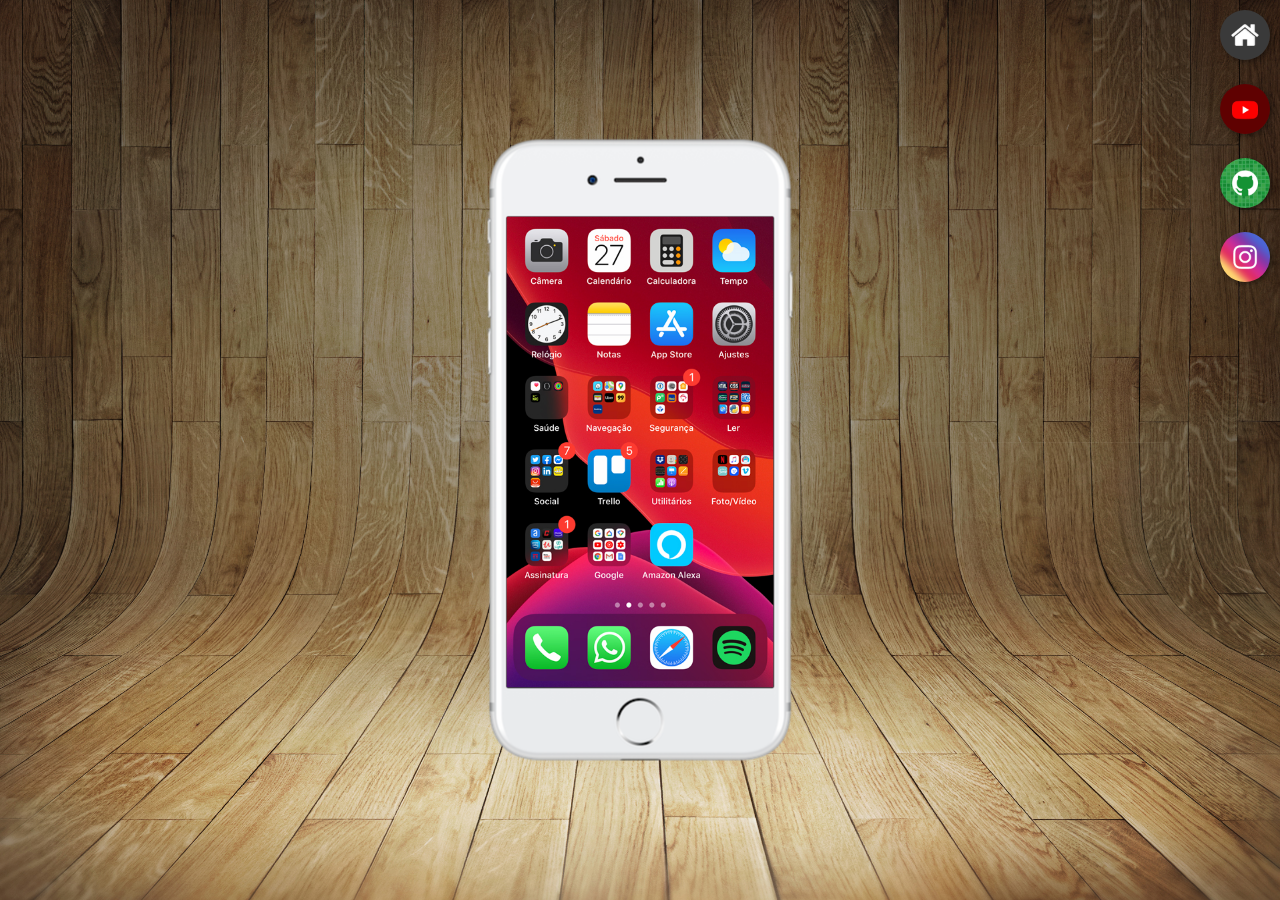
<file: index.html>
<!DOCTYPE html>
<html lang="pt-br">
<head>
    <meta charset="UTF-8">
    <meta name="viewport" content="width=device-width, initial-scale=1.0">
    <link rel="stylesheet" href="estilos/style.css">
    <title>Projeto Social</title>
    
</head>
<body>
    <main>
        <section id="telefone">
            <iframe src="home.html" name="tela" frameborder="0" id="tela">
                Seu Navegador não é compativel com isso.
            </iframe>
        </section>
        <section id="redes-sociais">
            <a href="home.html" target="tela"><img src="imagens/logo-home.jpg" alt="Home"></a> <br>
            <a href="youtube.html" target="tela"><img src="imagens/logo-youtube.jpg" alt=""></a> <br>
            <a href="github.html" target="tela"><img src="imagens/logo-github.jpg" alt=""></a> <br>
            <a href="instragram.html" target="tela"><img src="imagens/logo-instagram.jpg" alt=""></a> <br>
        </section>
    </main>
</body>
</html>
</file>
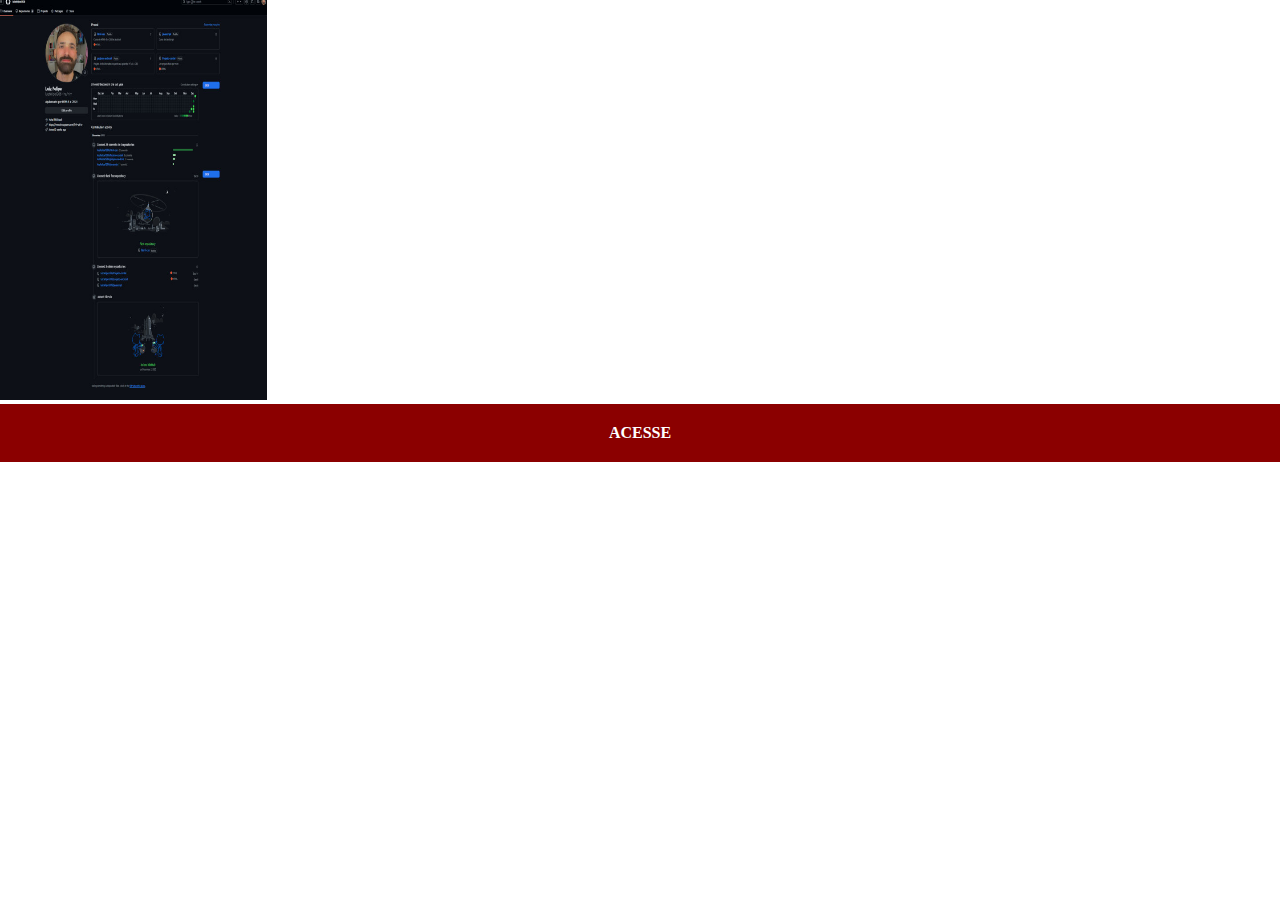
<file: github.html>
<!DOCTYPE html>
<html lang="pt-br">
<head>
    <meta charset="UTF-8">
    <meta name="viewport" content="width=device-width, initial-scale=1.0">
    <title>Git Hub</title>
    <style>
   *{
    margin: 0px;
    padding: 0px;
   }     
::-webkit-scrollbar{
    width: 0px;
    height: 0px;
}
img{
    width: 100vw;
}
a{
    display: block;
    background-color: darkred;
    color: white;
    padding: 20px;
    text-align: center;
    font-weight: bolder;
    text-decoration: none;
}
a:hover{
    background-color: red;
}
img{
    position: relative;
    width: 267px;
    height: 400px;
}
    </style>
</head>
<body>
    <img src="imagens/Screenshot_1.jpg" alt="Git Hub">
    <a href="https://github.com/luizfelipe1206" target="_blank">ACESSE</a>
</body>
</html>
</file>
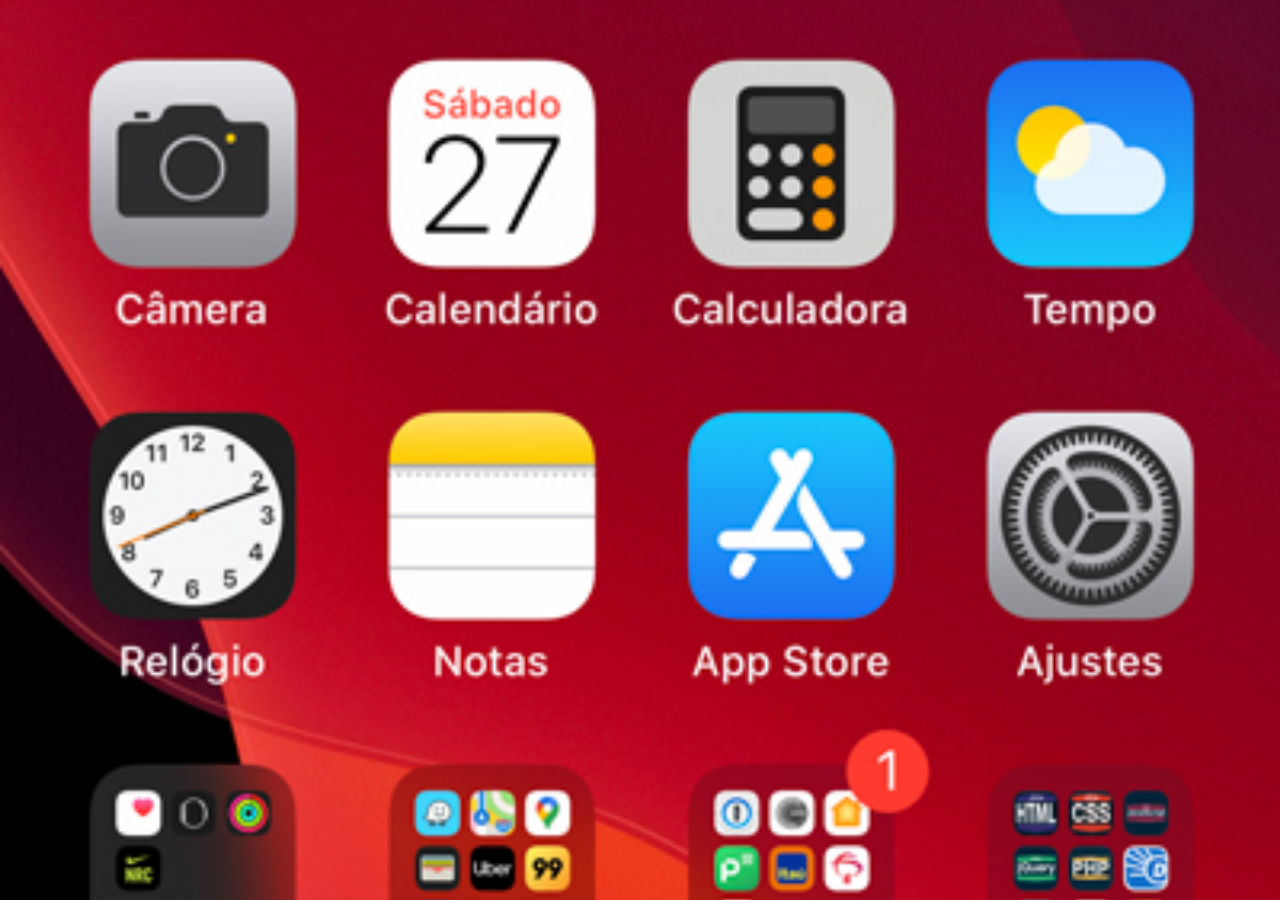
<file: home.html>
<!DOCTYPE html>
<html lang="pt-br">
<head>
    <meta charset="UTF-8">
    <meta name="viewport" content="width=device-width, initial-scale=1.0">
    <title>Home</title>
</head>
<style>
    *{
        margin: 0px;
        padding: 0px;
    }
    body{
        width: 100vw;
        height: 100vh;
        background: url(imagens/tela-home.jpg) no-repeat top center;
        background-size: cover;
    }
</style>



<body>
    
</body>
</html>
</file>
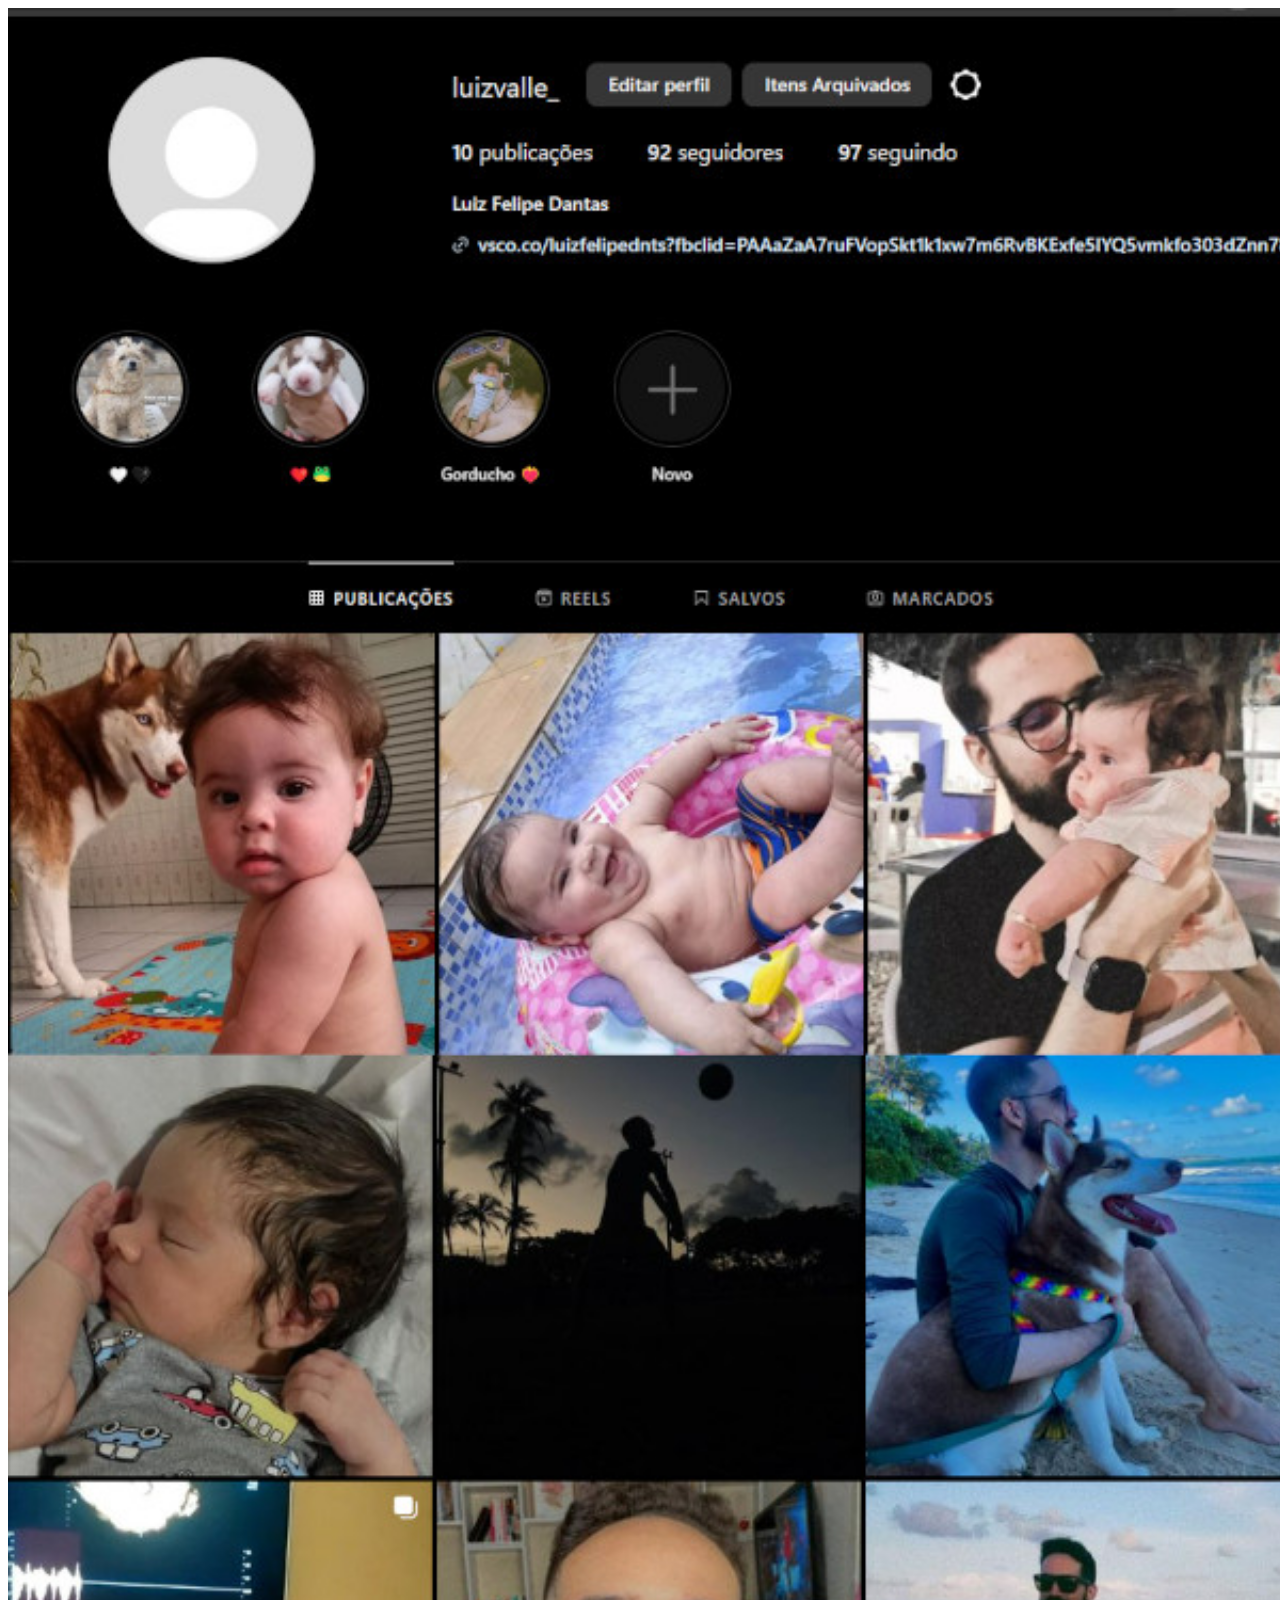
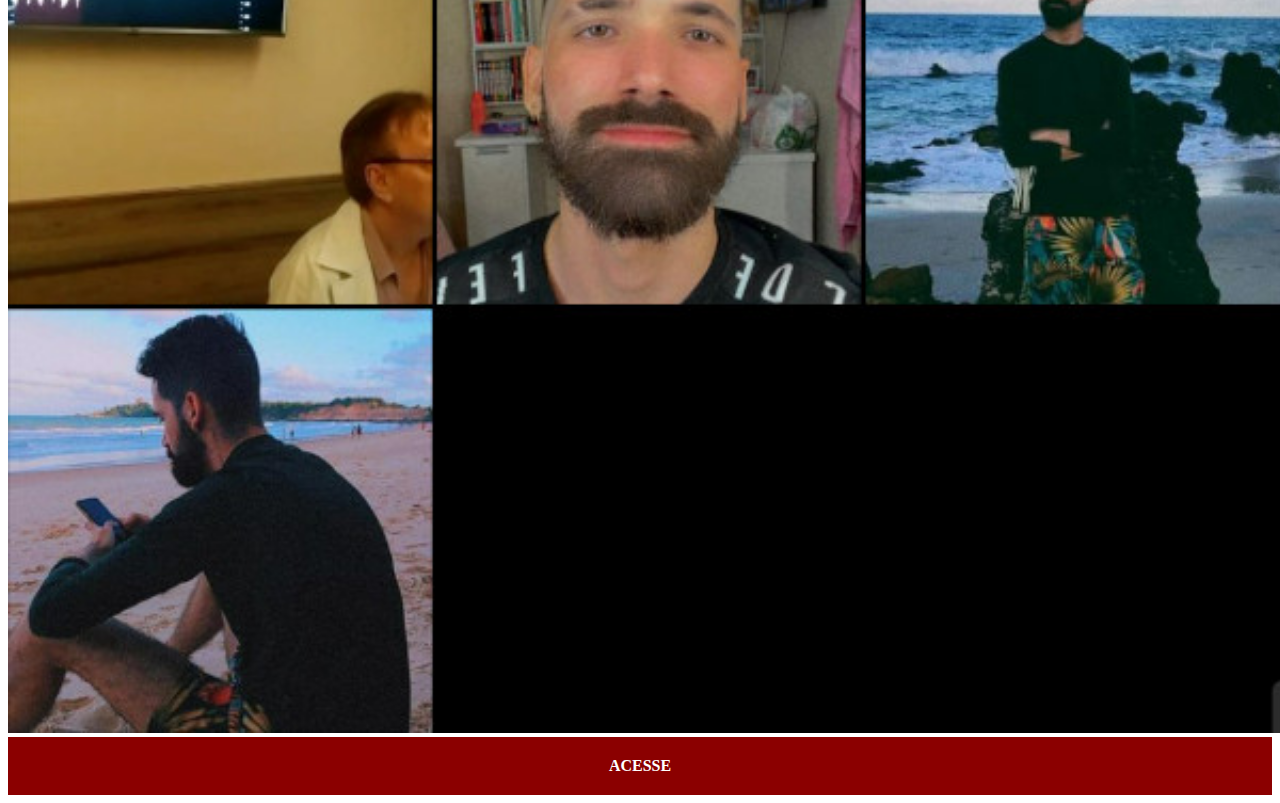
<file: instragram.html>
<!DOCTYPE html>
<html lang="pt-br">
<head>
    <meta charset="UTF-8">
    <meta name="viewport" content="width=device-width, initial-scale=1.0">
    <link rel="stylesheet" href="estilos/social.css">
    <title>Instragram</title>
</head>
<body>
    <img src="imagens/tela insta.jpg" alt="Instragram">
    <a href="https://www.instagram.com/luizvalle_/?hl=pt-br" target="_blank">ACESSE</a>
</body>
</html>
</file>
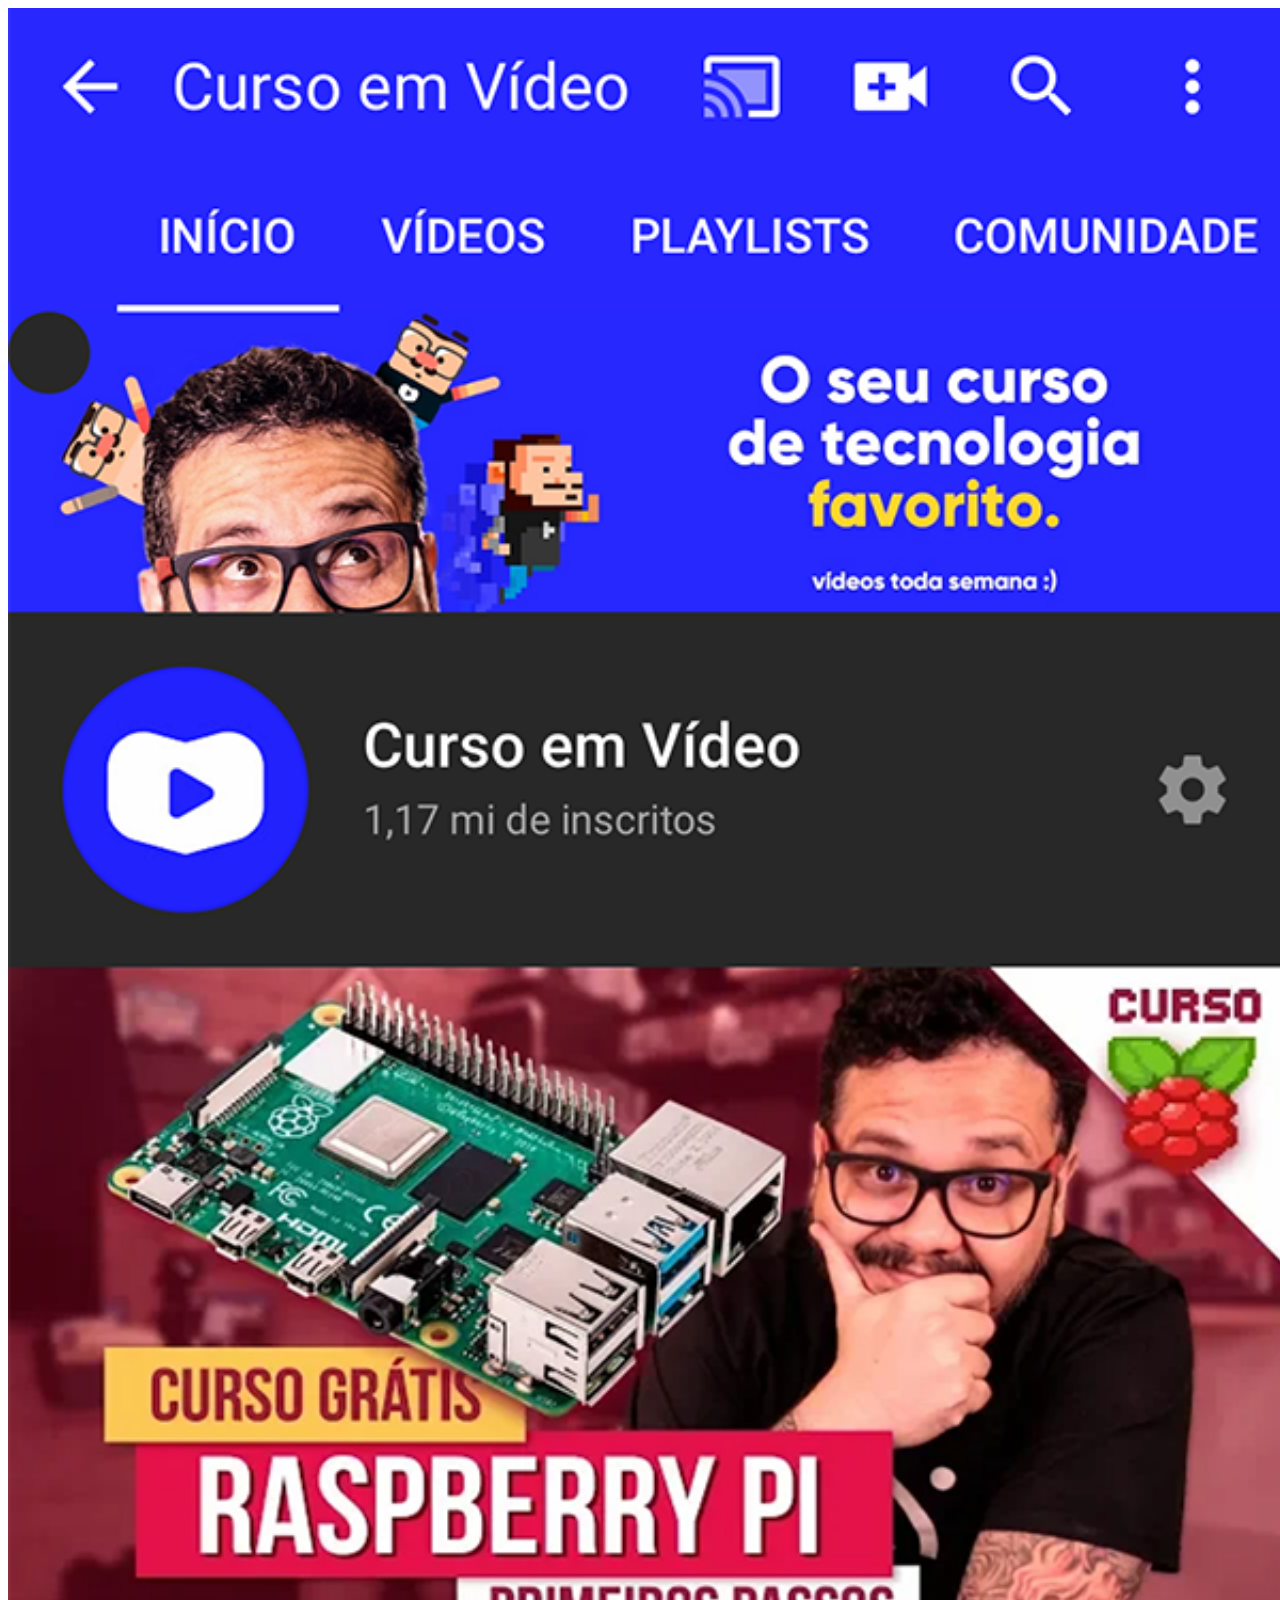
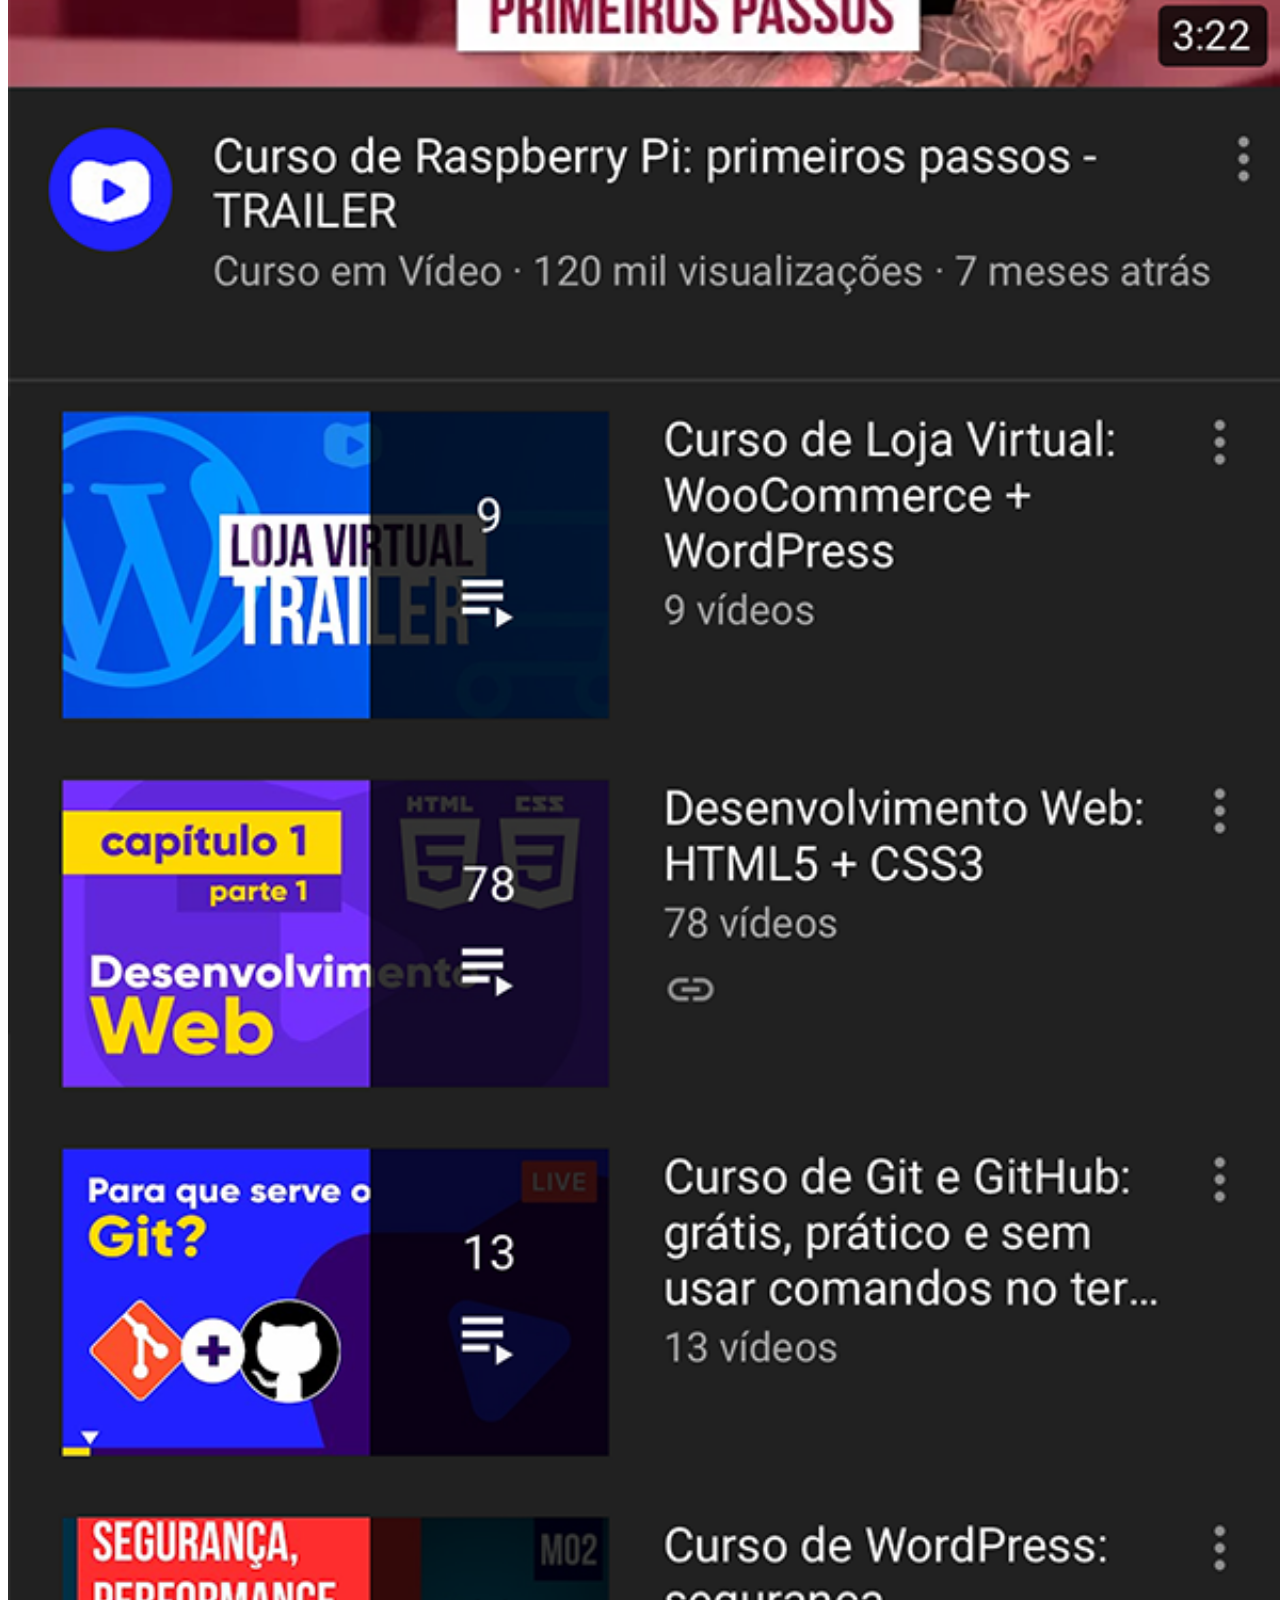
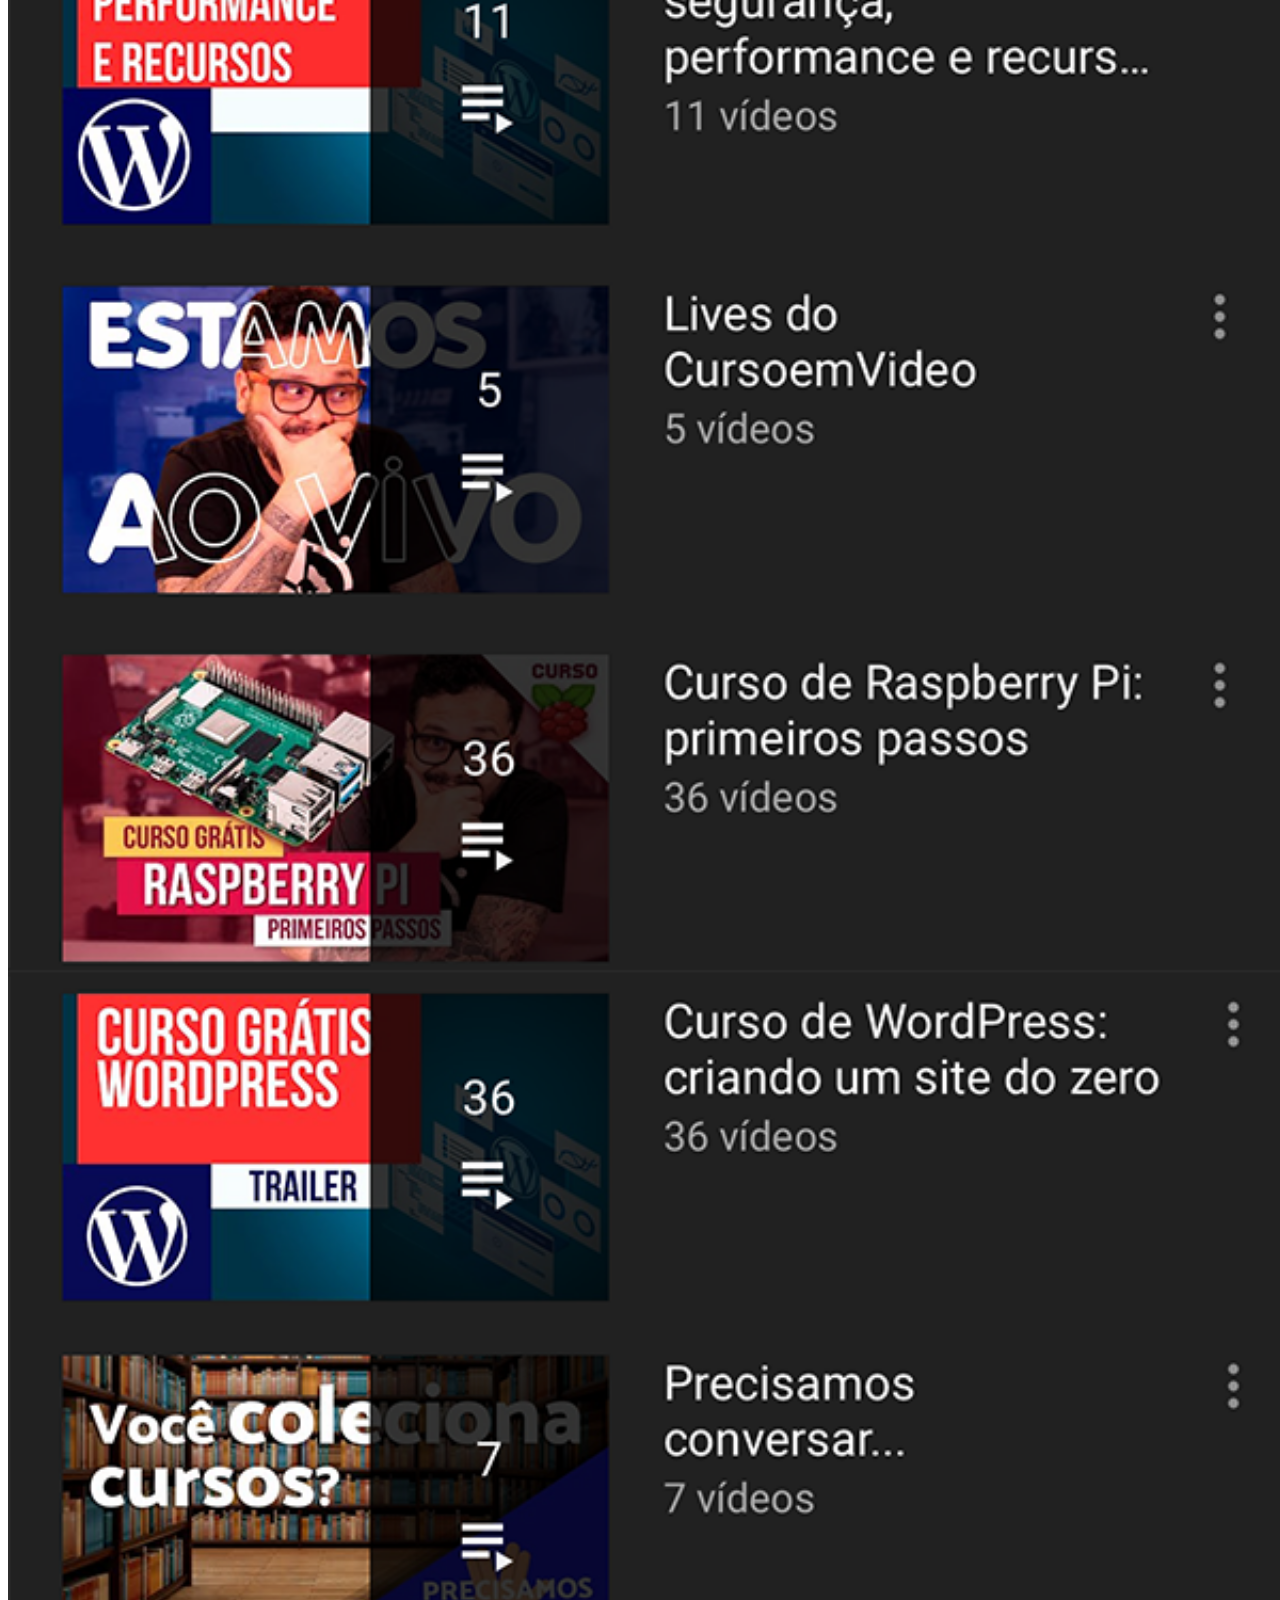
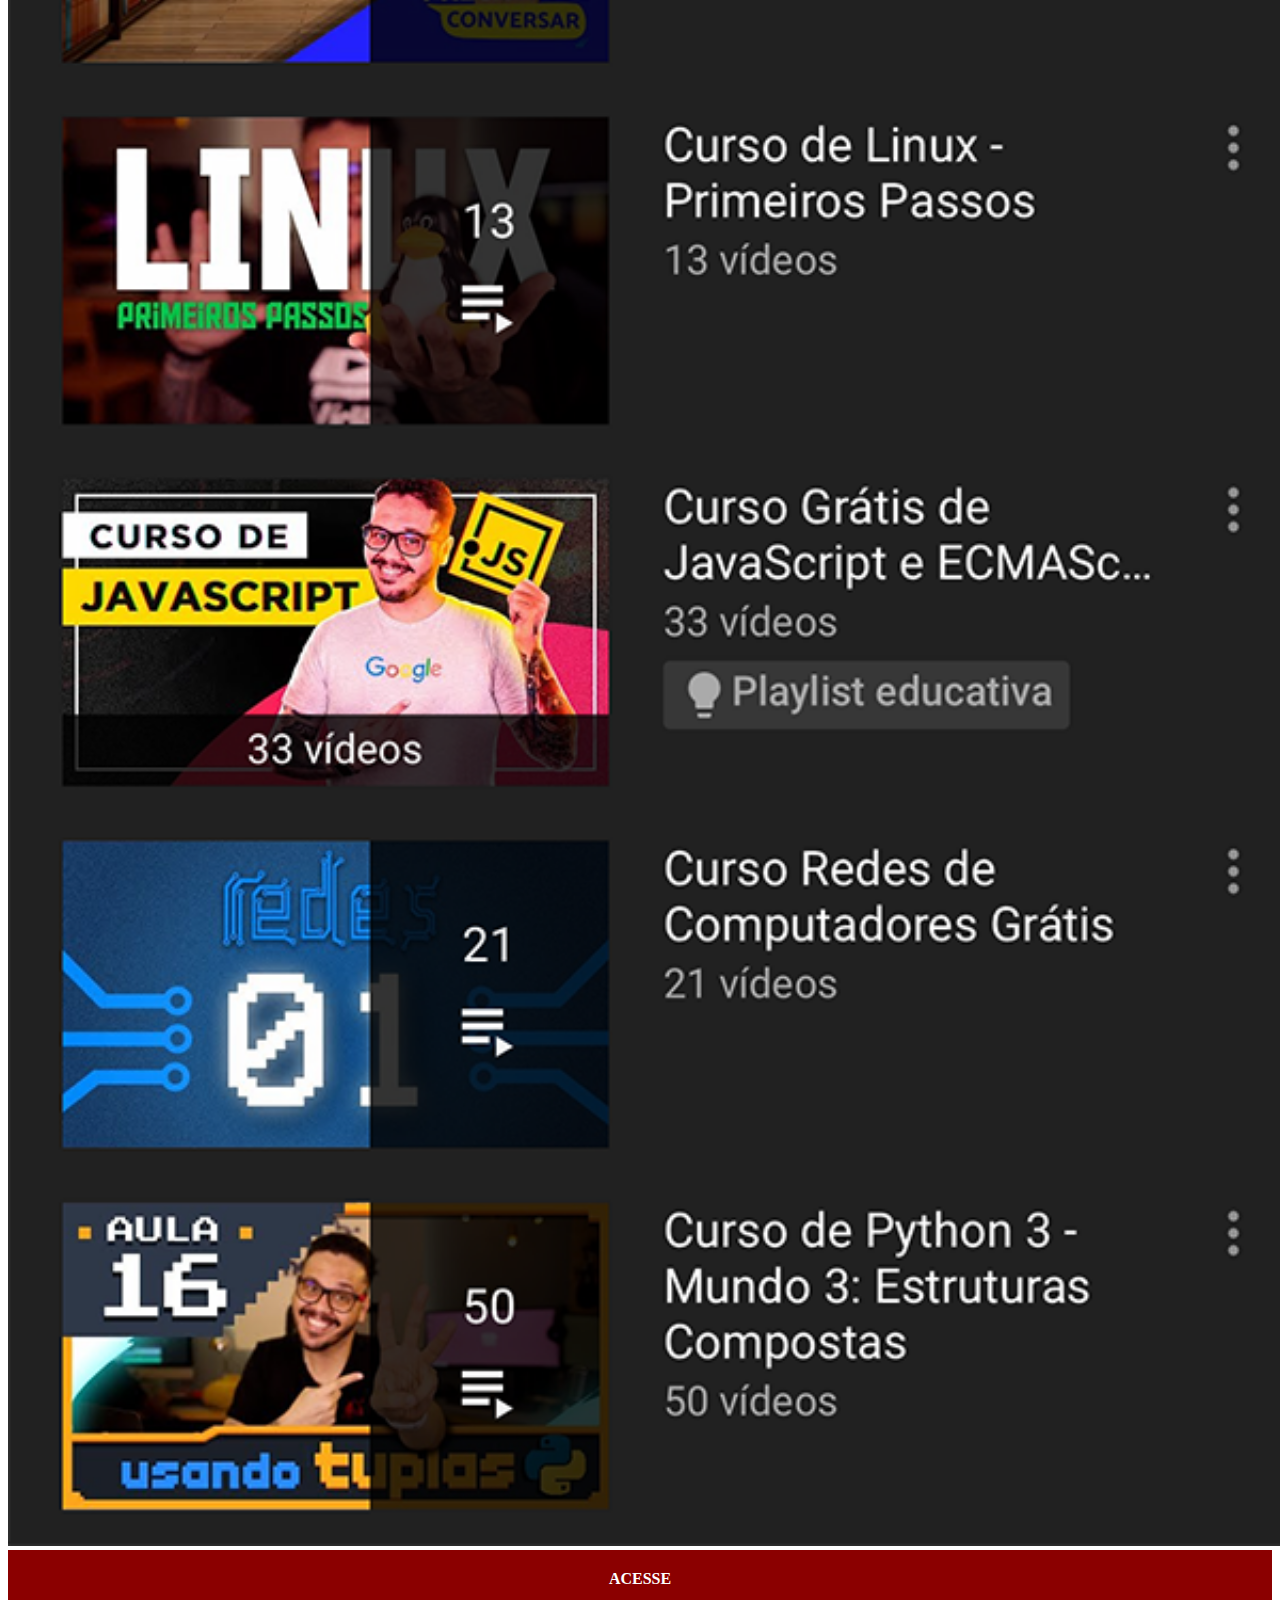
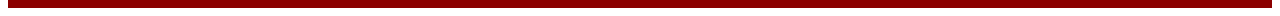
<file: youtube.html>
<!DOCTYPE html>
<html lang="pt-br">
<head>
    <meta charset="UTF-8">
    <meta name="viewport" content="width=device-width, initial-scale=1.0">
    <link rel="stylesheet" href="estilos/social.css">
    <title>Youtube</title>
</head>
<body>
    <img src="imagens/tela-youtube.png" alt="Youtube">
    <a href="https://www.youtube.com/@CursoemVideo/playlists" target="_blank">ACESSE</a>



















</body>
</html>
</file>
<file: estilos/style.css>
@charset "UTF-8";


*{
    margin: 0px;
    padding: 0px;
    font-family: Arial, Helvetica, sans-serif;
}
html, body{
    height: 100vh;
    width: 100vw;
    background-color: black;
}
body{
    background: url('../imagens/fundo-madeira.jpg') no-repeat top center;
    background-size: cover;
    background-attachment: fixed;
}
main{
    position: relative;
    height: 100vh;
}

section#telefone{
    position: absolute;
    top: 50%;
    left: 50%;
    transform: translate(-50%,-50%);

    height: 627px;
    width: 311px; 
    background:url('../imagens/frame-iphone.png') no-repeat; 
}

iframe#tela{
    position: relative;
    top: 80px;
    left: 22px;
    width: 267px;
    height: 471px;
}
section#redes-sociais img{
    width: 50px;
    margin: 10px;
    border-radius: 50%;
    box-shadow: 2px 2px 5px rgba(0, 0, 0, 0.404);
    box-sizing: border-box;
}
section#redes-sociais{
    text-align: right;
}
section#redes-sociais img:hover{
    border: 2px solid rgba(255, 255, 255, 0.61);
    transform: translate(-3px, -3px);
    box-shadow: 5px 5px 10px rgba(0, 0, 0, 0.596);
    transition: transform 0.5s;
}
</file>
<file: estilos/social.css>
@charset "UTF-8;"

*{
    margin: 0px;
    padding: 0px;
    font-family: Arial, Helvetica, sans-serif;
}
::-webkit-scrollbar{
    width: 0px;
    height: 0px;
}
img{
    width: 100vw;
}
a{
    display: block;
    background-color: darkred;
    color: white;
    padding: 20px;
    text-align: center;
    font-weight: bolder;
    text-decoration: none;
}
a:hover{
    background-color: red;
}
</file>
